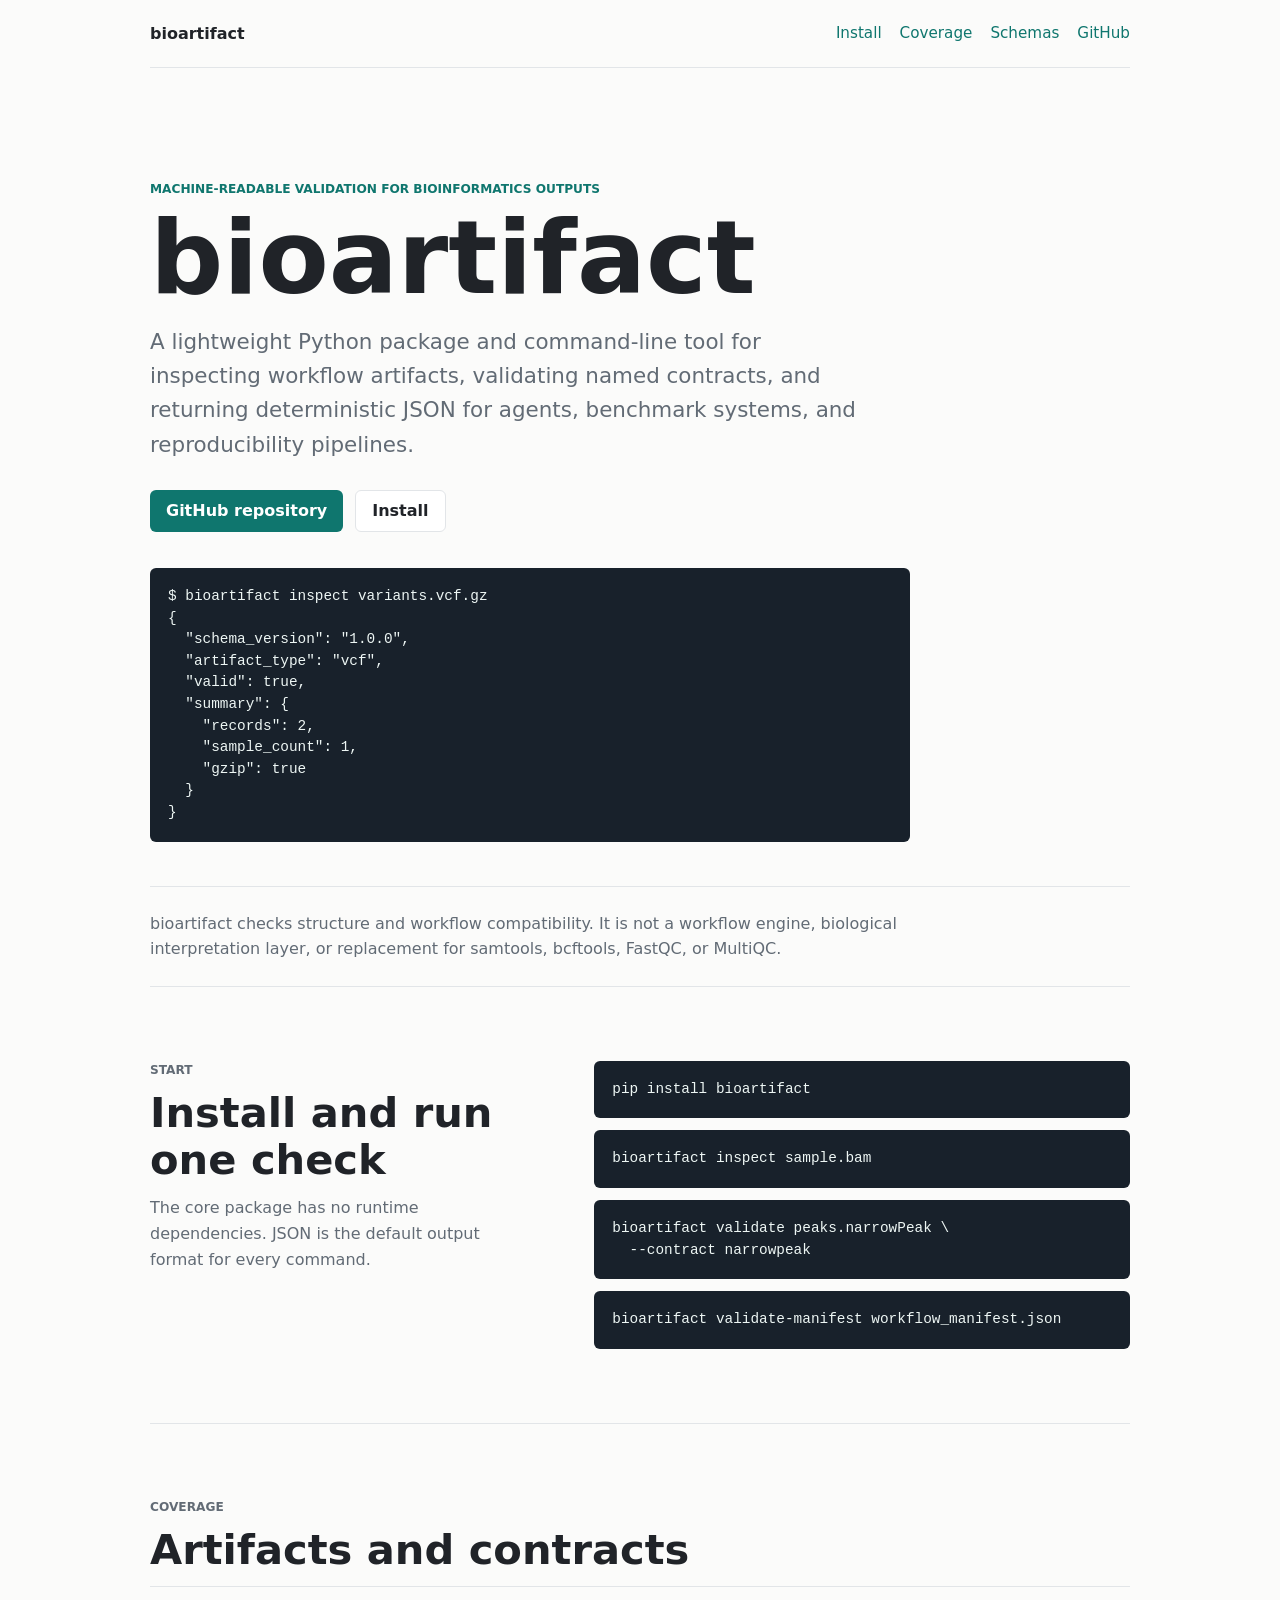
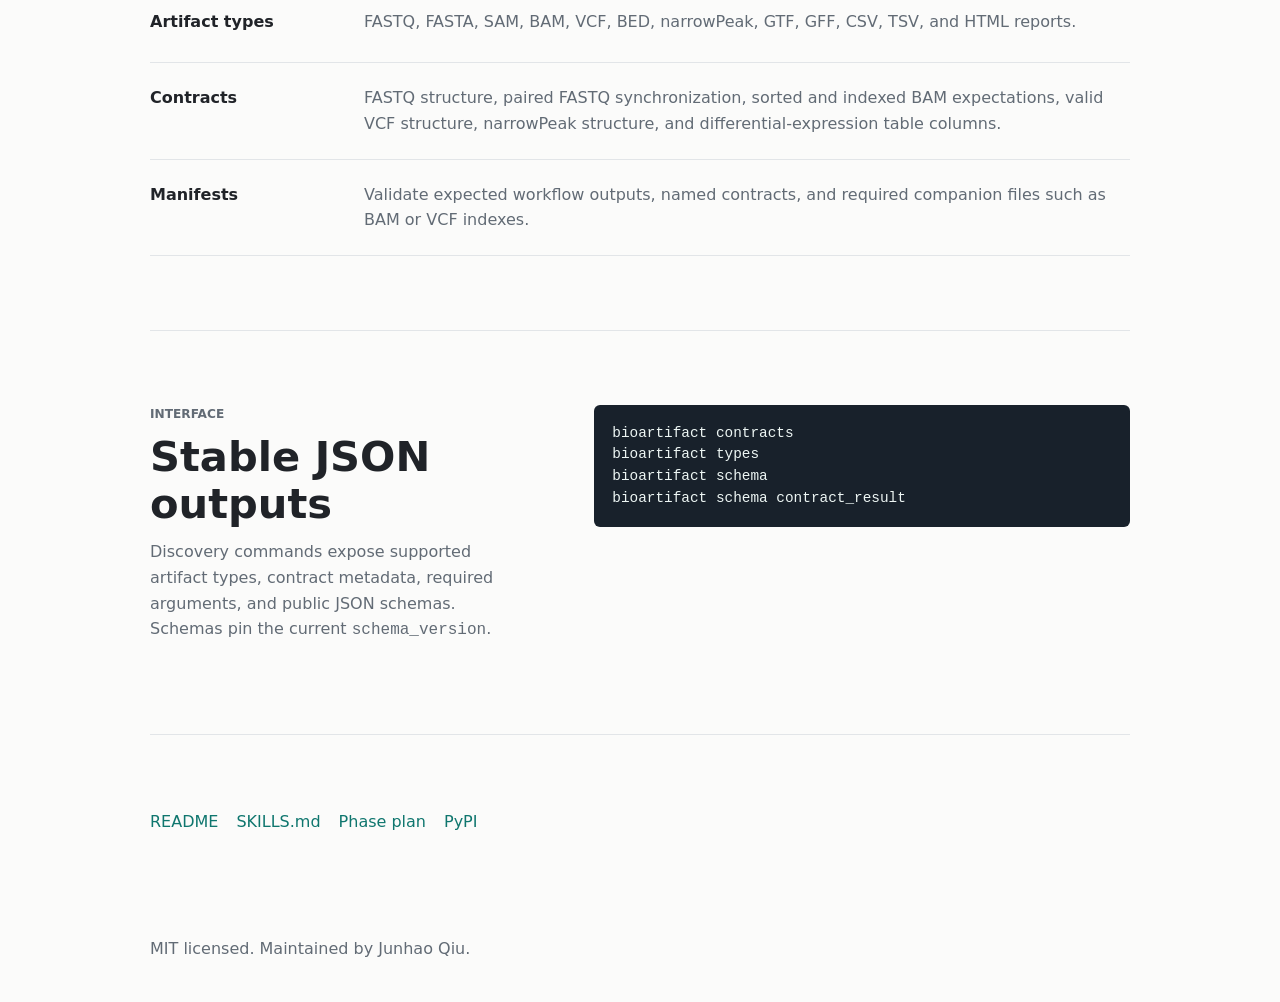
<file: docs/index.html>
<!doctype html>
<html lang="en">
  <head>
    <meta charset="utf-8" />
    <meta name="viewport" content="width=device-width, initial-scale=1" />
    <meta
      name="description"
      content="bioartifact is a lightweight Python package and CLI for machine-readable inspection and contract validation of bioinformatics artifacts."
    />
    <title>bioartifact</title>
    <link rel="stylesheet" href="styles.css" />
  </head>
  <body>
    <header class="topbar">
      <a href="#top" class="brand">bioartifact</a>
      <nav aria-label="Primary navigation">
        <a href="#install">Install</a>
        <a href="#coverage">Coverage</a>
        <a href="#schemas">Schemas</a>
        <a href="https://github.com/qchiujunhao/bioartifact">GitHub</a>
      </nav>
    </header>

    <main id="top">
      <section class="hero">
        <p class="kicker">Machine-readable validation for bioinformatics outputs</p>
        <h1>bioartifact</h1>
        <p class="lead">
          A lightweight Python package and command-line tool for inspecting
          workflow artifacts, validating named contracts, and returning
          deterministic JSON for agents, benchmark systems, and reproducibility
          pipelines.
        </p>
        <div class="actions" aria-label="Primary actions">
          <a class="button primary" href="https://github.com/qchiujunhao/bioartifact">
            GitHub repository
          </a>
          <a class="button secondary" href="#install">Install</a>
        </div>
      </section>

      <section class="example" aria-label="Example JSON output">
        <pre><code>$ bioartifact inspect variants.vcf.gz
{
  "schema_version": "1.0.0",
  "artifact_type": "vcf",
  "valid": true,
  "summary": {
    "records": 2,
    "sample_count": 1,
    "gzip": true
  }
}</code></pre>
      </section>

      <section class="note">
        <p>
          bioartifact checks structure and workflow compatibility. It is not a
          workflow engine, biological interpretation layer, or replacement for
          samtools, bcftools, FastQC, or MultiQC.
        </p>
      </section>

      <section id="install" class="section two-column">
        <div>
          <p class="kicker">Start</p>
          <h2>Install and run one check</h2>
          <p>
            The core package has no runtime dependencies. JSON is the default
            output format for every command.
          </p>
        </div>
        <div class="command-stack">
          <pre><code>pip install bioartifact</code></pre>
          <pre><code>bioartifact inspect sample.bam</code></pre>
          <pre><code>bioartifact validate peaks.narrowPeak \
  --contract narrowpeak</code></pre>
          <pre><code>bioartifact validate-manifest workflow_manifest.json</code></pre>
        </div>
      </section>

      <section id="coverage" class="section">
        <p class="kicker">Coverage</p>
        <h2>Artifacts and contracts</h2>
        <div class="table-like">
          <div>
            <h3>Artifact types</h3>
            <p>
              FASTQ, FASTA, SAM, BAM, VCF, BED, narrowPeak, GTF, GFF, CSV, TSV,
              and HTML reports.
            </p>
          </div>
          <div>
            <h3>Contracts</h3>
            <p>
              FASTQ structure, paired FASTQ synchronization, sorted and indexed
              BAM expectations, valid VCF structure, narrowPeak structure, and
              differential-expression table columns.
            </p>
          </div>
          <div>
            <h3>Manifests</h3>
            <p>
              Validate expected workflow outputs, named contracts, and required
              companion files such as BAM or VCF indexes.
            </p>
          </div>
        </div>
      </section>

      <section id="schemas" class="section two-column">
        <div>
          <p class="kicker">Interface</p>
          <h2>Stable JSON outputs</h2>
          <p>
            Discovery commands expose supported artifact types, contract
            metadata, required arguments, and public JSON schemas. Schemas pin
            the current <code>schema_version</code>.
          </p>
        </div>
        <pre><code>bioartifact contracts
bioartifact types
bioartifact schema
bioartifact schema contract_result</code></pre>
      </section>

      <section class="links section">
        <a href="https://github.com/qchiujunhao/bioartifact/blob/main/README.md">README</a>
        <a href="https://github.com/qchiujunhao/bioartifact/blob/main/SKILLS.md">SKILLS.md</a>
        <a href="https://github.com/qchiujunhao/bioartifact/blob/main/PHASE_PLAN.md">Phase plan</a>
        <a href="https://pypi.org/project/bioartifact/">PyPI</a>
      </section>
    </main>

    <footer>
      <p>MIT licensed. Maintained by Junhao Qiu.</p>
    </footer>
  </body>
</html>
</file>
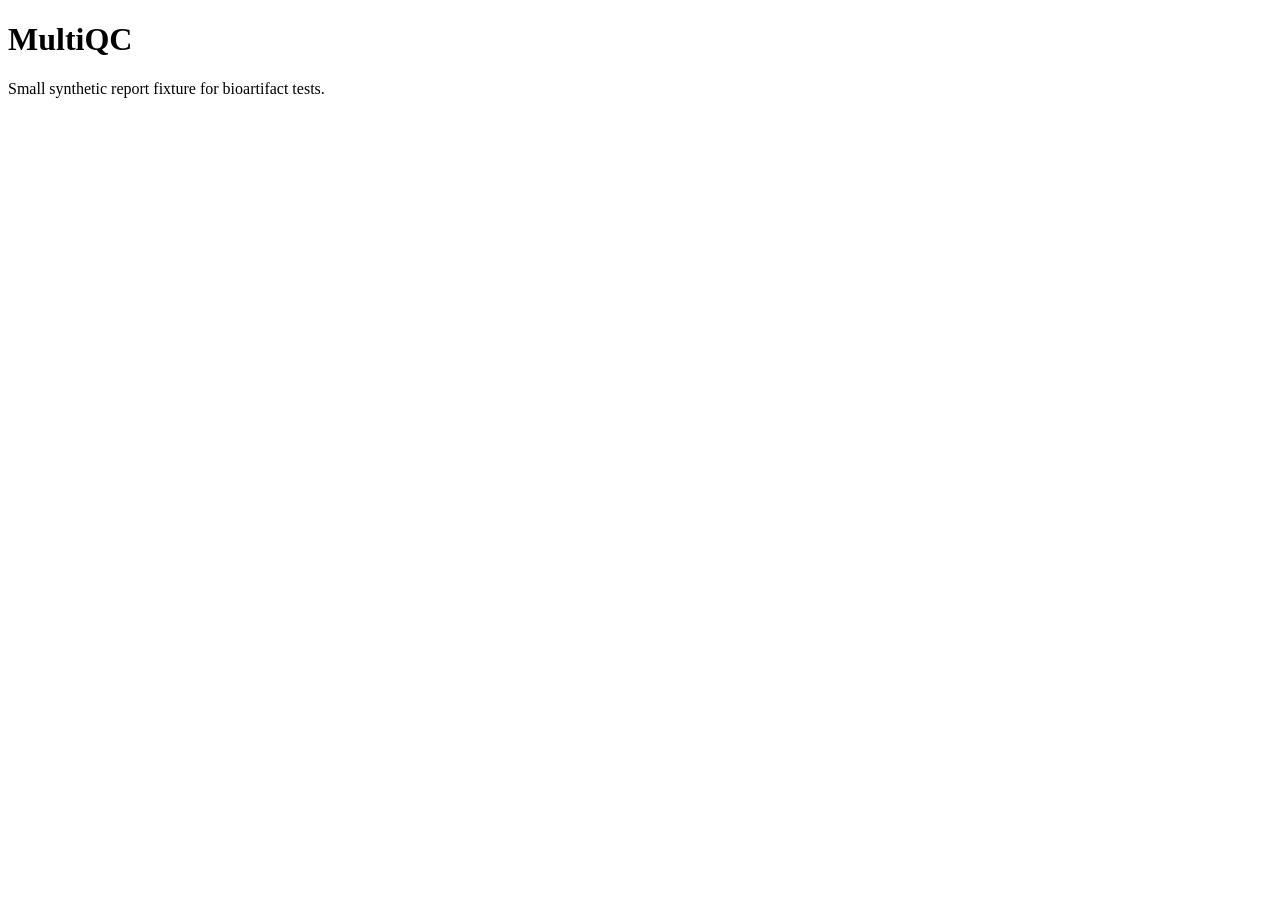
<file: tests/fixtures/multiqc_report.html>
<!doctype html>
<html lang="en">
  <head>
    <meta charset="utf-8">
    <title>MultiQC Report - bioartifact fixture</title>
  </head>
  <body>
    <h1>MultiQC</h1>
    <p>Small synthetic report fixture for bioartifact tests.</p>
  </body>
</html>
</file>
<file: docs/styles.css>
:root {
  color-scheme: light;
  --background: #fbfbfa;
  --surface: #ffffff;
  --text: #202328;
  --muted: #626b75;
  --rule: #e2e5e8;
  --accent: #0f766e;
  --accent-soft: #ecf7f5;
  --code: #18212b;
  --code-text: #edf6f4;
}

* {
  box-sizing: border-box;
}

html {
  scroll-behavior: smooth;
}

body {
  margin: 0;
  background: var(--background);
  color: var(--text);
  font-family:
    Inter, ui-sans-serif, system-ui, -apple-system, BlinkMacSystemFont, "Segoe UI", sans-serif;
  line-height: 1.6;
}

a {
  color: var(--accent);
  text-decoration: none;
}

a:hover {
  text-decoration: underline;
}

code,
pre {
  font-family: "SFMono-Regular", Consolas, "Liberation Mono", monospace;
}

pre {
  margin: 0;
  overflow-x: auto;
  border-radius: 6px;
  background: var(--code);
  color: var(--code-text);
  padding: 18px;
  font-size: 0.9rem;
  line-height: 1.5;
}

.topbar,
main,
footer {
  width: min(100% - 40px, 980px);
  margin-inline: auto;
}

.topbar {
  display: flex;
  min-height: 68px;
  align-items: center;
  justify-content: space-between;
  gap: 24px;
  border-bottom: 1px solid var(--rule);
}

.brand {
  color: var(--text);
  font-weight: 750;
}

.brand:hover {
  text-decoration: none;
}

nav {
  display: flex;
  flex-wrap: wrap;
  justify-content: flex-end;
  gap: 18px;
  font-size: 0.95rem;
}

.hero {
  max-width: 760px;
  padding-top: clamp(62px, 10vw, 112px);
  padding-bottom: 36px;
}

.kicker {
  margin: 0 0 10px;
  color: var(--accent);
  font-size: 0.76rem;
  font-weight: 750;
  letter-spacing: 0;
  text-transform: uppercase;
}

h1,
h2,
h3,
p {
  margin-top: 0;
}

h1 {
  margin-bottom: 18px;
  font-size: clamp(3.4rem, 9vw, 6.4rem);
  line-height: 0.95;
  letter-spacing: 0;
}

h2 {
  margin-bottom: 12px;
  font-size: clamp(1.7rem, 4vw, 2.6rem);
  line-height: 1.12;
  letter-spacing: 0;
}

h3 {
  margin-bottom: 6px;
  font-size: 1rem;
}

.lead {
  max-width: 720px;
  color: var(--muted);
  font-size: clamp(1.1rem, 2.4vw, 1.34rem);
}

.actions {
  display: flex;
  flex-wrap: wrap;
  gap: 12px;
  margin-top: 28px;
}

.button {
  display: inline-flex;
  min-height: 42px;
  align-items: center;
  justify-content: center;
  border-radius: 6px;
  padding: 0 16px;
  font-weight: 700;
}

.button.primary {
  background: var(--accent);
  color: #ffffff;
}

.button.secondary {
  border: 1px solid var(--rule);
  background: var(--surface);
  color: var(--text);
}

.button:hover {
  text-decoration: none;
}

.example {
  max-width: 760px;
  margin-bottom: 44px;
}

.note {
  border-block: 1px solid var(--rule);
  padding-block: 24px;
}

.note p {
  max-width: 780px;
  margin-bottom: 0;
  color: var(--muted);
}

.section {
  padding-block: clamp(46px, 7vw, 74px);
  border-bottom: 1px solid var(--rule);
}

.two-column {
  display: grid;
  grid-template-columns: minmax(0, 0.82fr) minmax(320px, 1.18fr);
  gap: clamp(30px, 6vw, 72px);
  align-items: start;
}

.section p {
  color: var(--muted);
}

.command-stack {
  display: grid;
  gap: 12px;
}

.table-like {
  display: grid;
  border-top: 1px solid var(--rule);
}

.table-like > div {
  display: grid;
  grid-template-columns: 190px minmax(0, 1fr);
  gap: 24px;
  padding-block: 22px;
  border-bottom: 1px solid var(--rule);
}

.table-like p {
  margin-bottom: 0;
}

.links {
  display: flex;
  flex-wrap: wrap;
  gap: 18px;
  border-bottom: 0;
}

footer {
  padding-block: 28px 40px;
  color: var(--muted);
}

footer p {
  margin-bottom: 0;
}

@media (max-width: 760px) {
  .topbar,
  main,
  footer {
    width: min(100% - 28px, 980px);
  }

  .topbar,
  .two-column,
  .table-like > div {
    grid-template-columns: 1fr;
  }

  .topbar {
    align-items: flex-start;
    flex-direction: column;
    justify-content: center;
    padding-block: 16px;
  }

  nav {
    justify-content: flex-start;
  }

  pre {
    padding: 14px;
    font-size: 0.82rem;
  }
}
</file>
